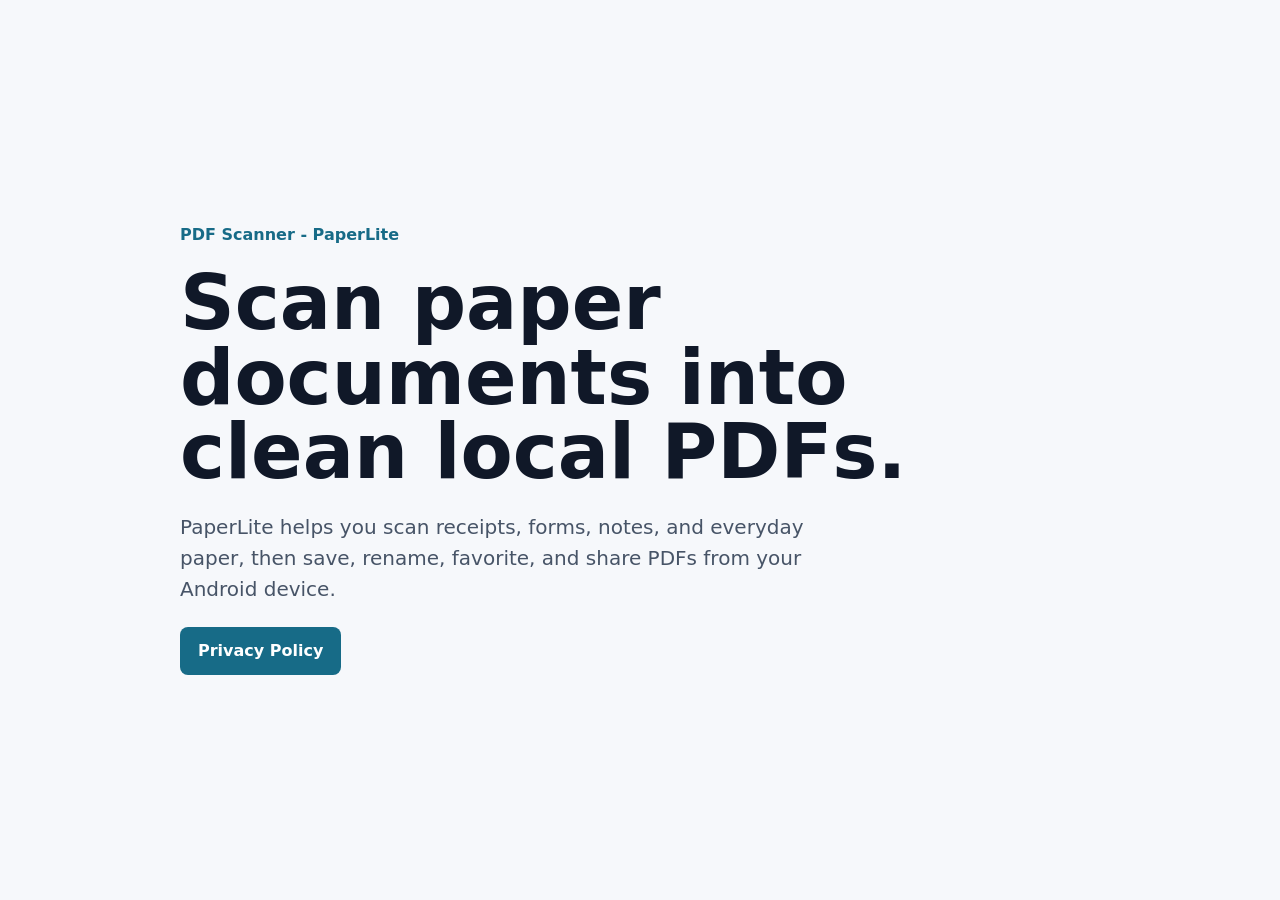
<file: index.html>
<!doctype html>
<html lang="en">
  <head>
    <meta charset="utf-8" />
    <meta name="viewport" content="width=device-width, initial-scale=1" />
    <title>PDF Scanner - PaperLite</title>
    <meta
      name="description"
      content="PDF Scanner - PaperLite scans paper documents into clean local PDFs without accounts or cloud sync."
    />
    <link rel="stylesheet" href="styles.css" />
  </head>
  <body>
    <main class="page">
      <section class="hero">
        <p class="eyebrow">PDF Scanner - PaperLite</p>
        <h1>Scan paper documents into clean local PDFs.</h1>
        <p class="lede">
          PaperLite helps you scan receipts, forms, notes, and everyday paper,
          then save, rename, favorite, and share PDFs from your Android device.
        </p>
        <a class="button" href="privacy.html">Privacy Policy</a>
      </section>
    </main>
  </body>
</html>
</file>
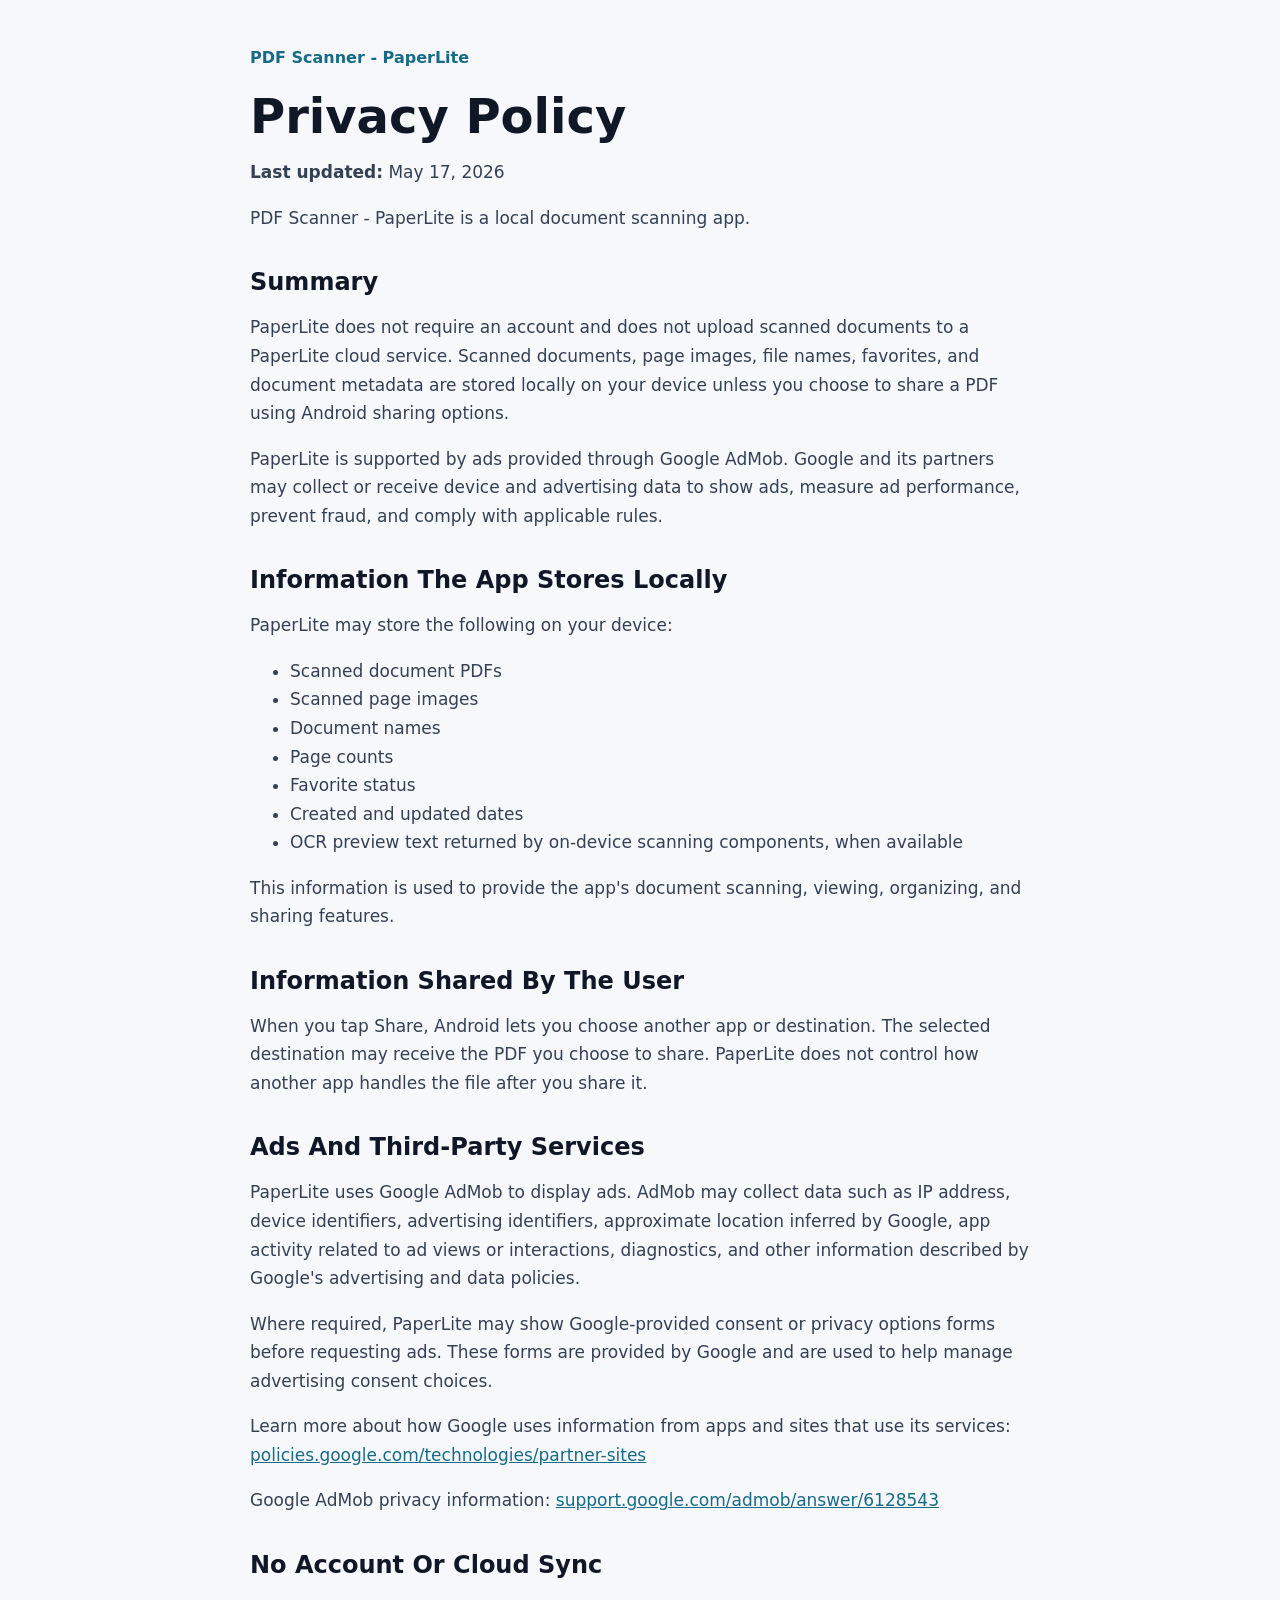
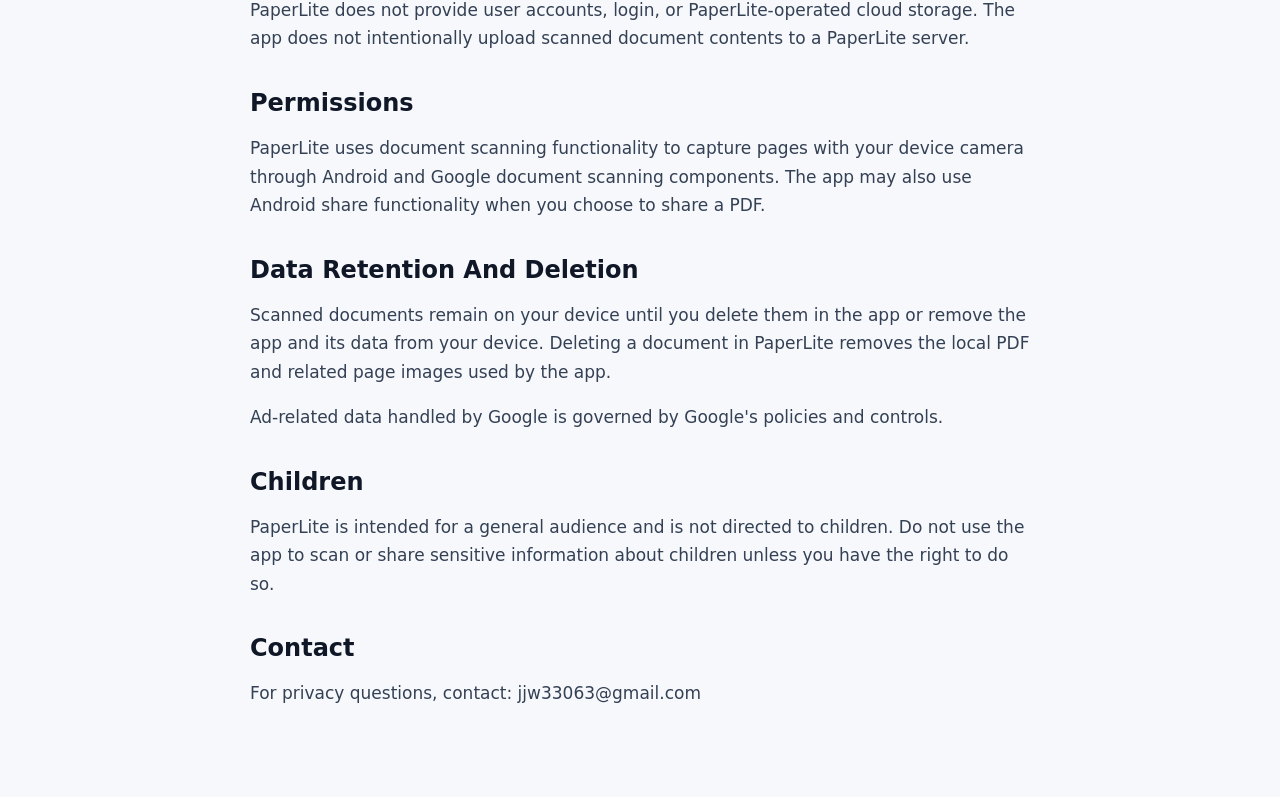
<file: privacy.html>
<!doctype html>
<html lang="en">
  <head>
    <meta charset="utf-8" />
    <meta name="viewport" content="width=device-width, initial-scale=1" />
    <title>Privacy Policy | PDF Scanner - PaperLite</title>
    <meta
      name="description"
      content="Privacy policy for PDF Scanner - PaperLite."
    />
    <link rel="stylesheet" href="styles.css" />
  </head>
  <body>
    <main class="page document">
      <a class="back" href="./">PDF Scanner - PaperLite</a>
      <h1>Privacy Policy</h1>
      <p><strong>Last updated:</strong> May 17, 2026</p>
      <p>
        PDF Scanner - PaperLite is a local document scanning app.
      </p>

      <h2>Summary</h2>
      <p>
        PaperLite does not require an account and does not upload scanned
        documents to a PaperLite cloud service. Scanned documents, page images,
        file names, favorites, and document metadata are stored locally on your
        device unless you choose to share a PDF using Android sharing options.
      </p>
      <p>
        PaperLite is supported by ads provided through Google AdMob. Google and
        its partners may collect or receive device and advertising data to show
        ads, measure ad performance, prevent fraud, and comply with applicable
        rules.
      </p>

      <h2>Information The App Stores Locally</h2>
      <p>PaperLite may store the following on your device:</p>
      <ul>
        <li>Scanned document PDFs</li>
        <li>Scanned page images</li>
        <li>Document names</li>
        <li>Page counts</li>
        <li>Favorite status</li>
        <li>Created and updated dates</li>
        <li>
          OCR preview text returned by on-device scanning components, when
          available
        </li>
      </ul>
      <p>
        This information is used to provide the app's document scanning,
        viewing, organizing, and sharing features.
      </p>

      <h2>Information Shared By The User</h2>
      <p>
        When you tap Share, Android lets you choose another app or destination.
        The selected destination may receive the PDF you choose to share.
        PaperLite does not control how another app handles the file after you
        share it.
      </p>

      <h2>Ads And Third-Party Services</h2>
      <p>
        PaperLite uses Google AdMob to display ads. AdMob may collect data such
        as IP address, device identifiers, advertising identifiers, approximate
        location inferred by Google, app activity related to ad views or
        interactions, diagnostics, and other information described by Google's
        advertising and data policies.
      </p>
      <p>
        Where required, PaperLite may show Google-provided consent or privacy
        options forms before requesting ads. These forms are provided by Google
        and are used to help manage advertising consent choices.
      </p>
      <p>
        Learn more about how Google uses information from apps and sites that
        use its services:
        <a href="https://policies.google.com/technologies/partner-sites">
          policies.google.com/technologies/partner-sites
        </a>
      </p>
      <p>
        Google AdMob privacy information:
        <a href="https://support.google.com/admob/answer/6128543">
          support.google.com/admob/answer/6128543
        </a>
      </p>

      <h2>No Account Or Cloud Sync</h2>
      <p>
        PaperLite does not provide user accounts, login, or PaperLite-operated
        cloud storage. The app does not intentionally upload scanned document
        contents to a PaperLite server.
      </p>

      <h2>Permissions</h2>
      <p>
        PaperLite uses document scanning functionality to capture pages with
        your device camera through Android and Google document scanning
        components. The app may also use Android share functionality when you
        choose to share a PDF.
      </p>

      <h2>Data Retention And Deletion</h2>
      <p>
        Scanned documents remain on your device until you delete them in the app
        or remove the app and its data from your device. Deleting a document in
        PaperLite removes the local PDF and related page images used by the app.
      </p>
      <p>
        Ad-related data handled by Google is governed by Google's policies and
        controls.
      </p>

      <h2>Children</h2>
      <p>
        PaperLite is intended for a general audience and is not directed to
        children. Do not use the app to scan or share sensitive information
        about children unless you have the right to do so.
      </p>

      <h2>Contact</h2>
      <p>For privacy questions, contact: jjw33063@gmail.com</p>
    </main>
  </body>
</html>
</file>
<file: styles.css>
:root {
  color-scheme: light;
  font-family:
    Inter, ui-sans-serif, system-ui, -apple-system, BlinkMacSystemFont, "Segoe UI",
    sans-serif;
  color: #1d2433;
  background: #f6f8fb;
}

* {
  box-sizing: border-box;
}

body {
  margin: 0;
}

a {
  color: #176b87;
}

.page {
  width: min(920px, calc(100% - 40px));
  margin: 0 auto;
}

.hero {
  min-height: 100vh;
  display: flex;
  flex-direction: column;
  justify-content: center;
  gap: 22px;
  padding: 56px 0;
}

.eyebrow {
  margin: 0;
  color: #176b87;
  font-weight: 700;
  letter-spacing: 0;
}

h1 {
  max-width: 780px;
  margin: 0;
  color: #101828;
  font-size: clamp(44px, 7vw, 76px);
  line-height: 0.98;
  letter-spacing: 0;
}

.lede {
  max-width: 680px;
  margin: 0;
  color: #475467;
  font-size: 20px;
  line-height: 1.55;
}

.button {
  display: inline-flex;
  width: fit-content;
  min-height: 48px;
  align-items: center;
  justify-content: center;
  border-radius: 8px;
  background: #176b87;
  color: white;
  padding: 0 18px;
  font-weight: 700;
  text-decoration: none;
}

.document {
  max-width: 780px;
  padding: 48px 0 72px;
}

.document h1 {
  font-size: 48px;
  line-height: 1.05;
}

.document h2 {
  margin: 36px 0 12px;
  color: #101828;
  font-size: 24px;
}

.document p,
.document li {
  color: #344054;
  font-size: 17px;
  line-height: 1.68;
}

.back {
  display: inline-block;
  margin-bottom: 24px;
  font-weight: 700;
  text-decoration: none;
}
</file>
